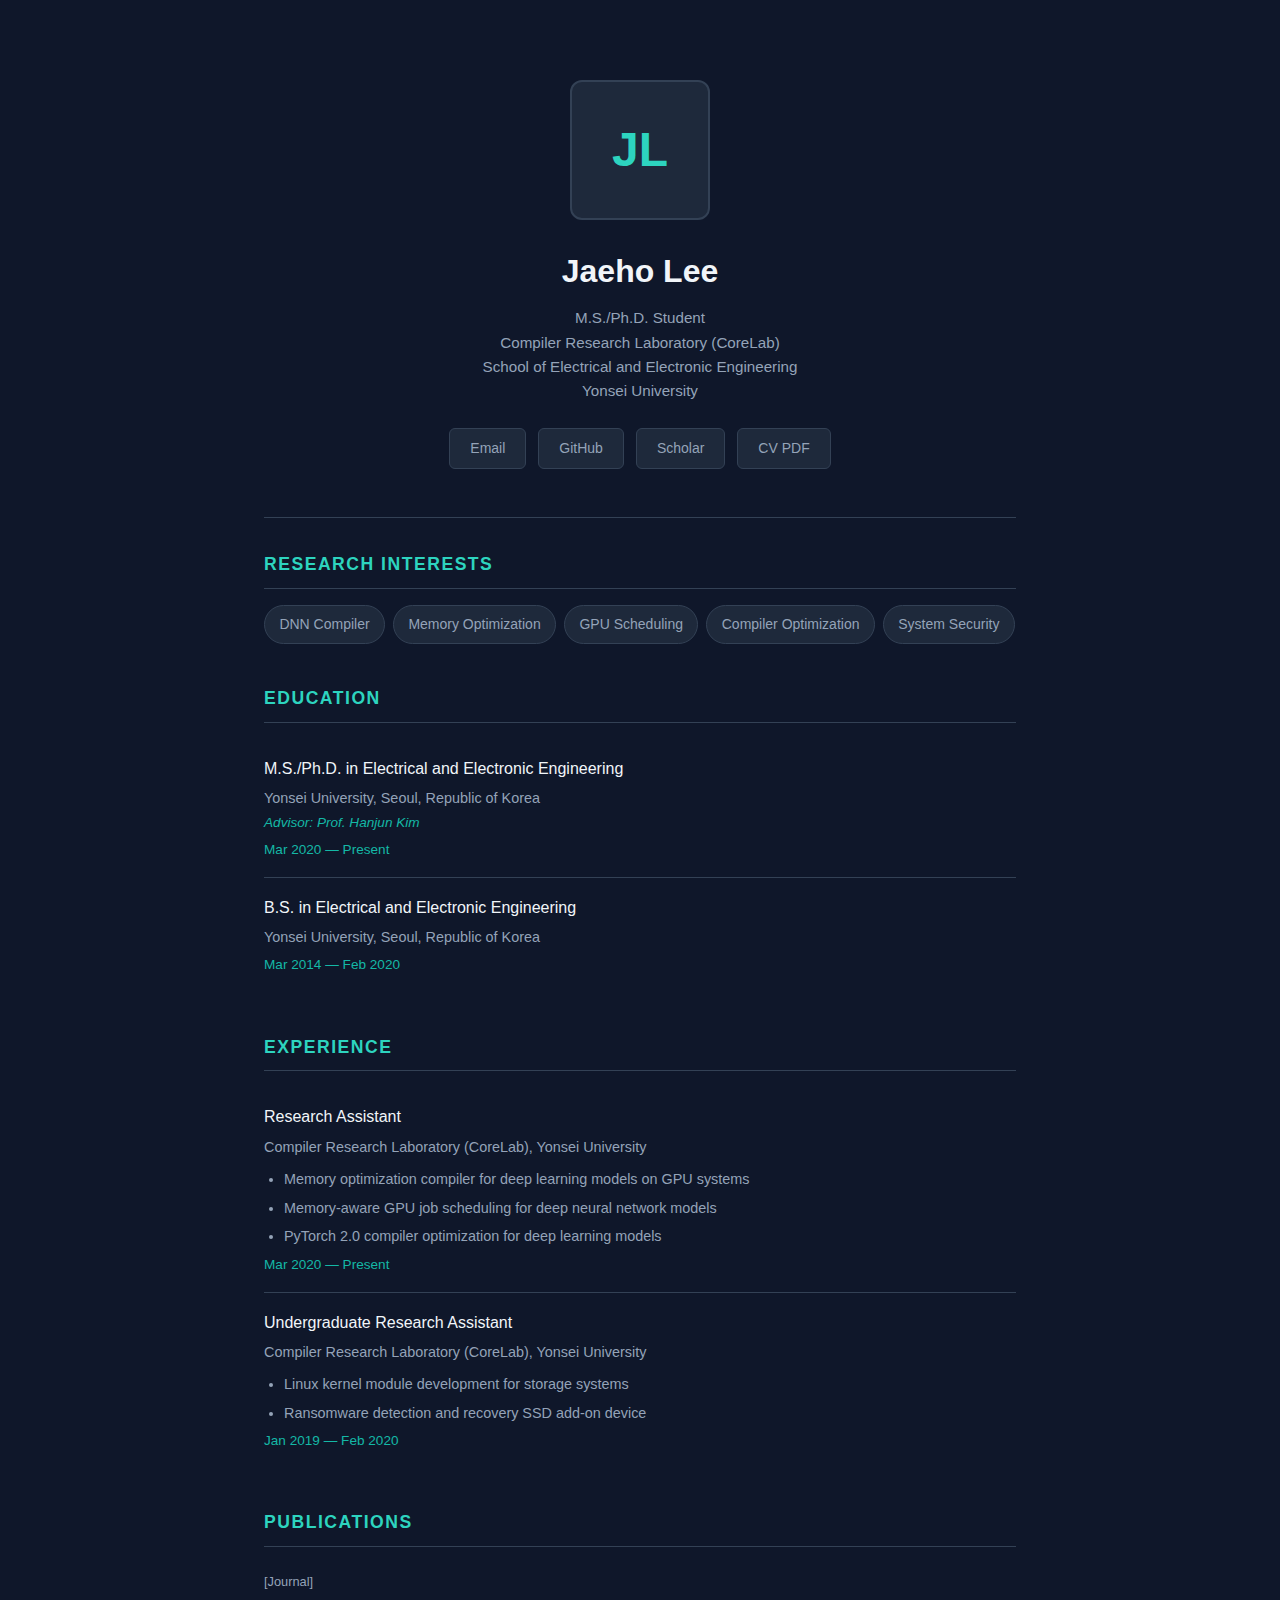
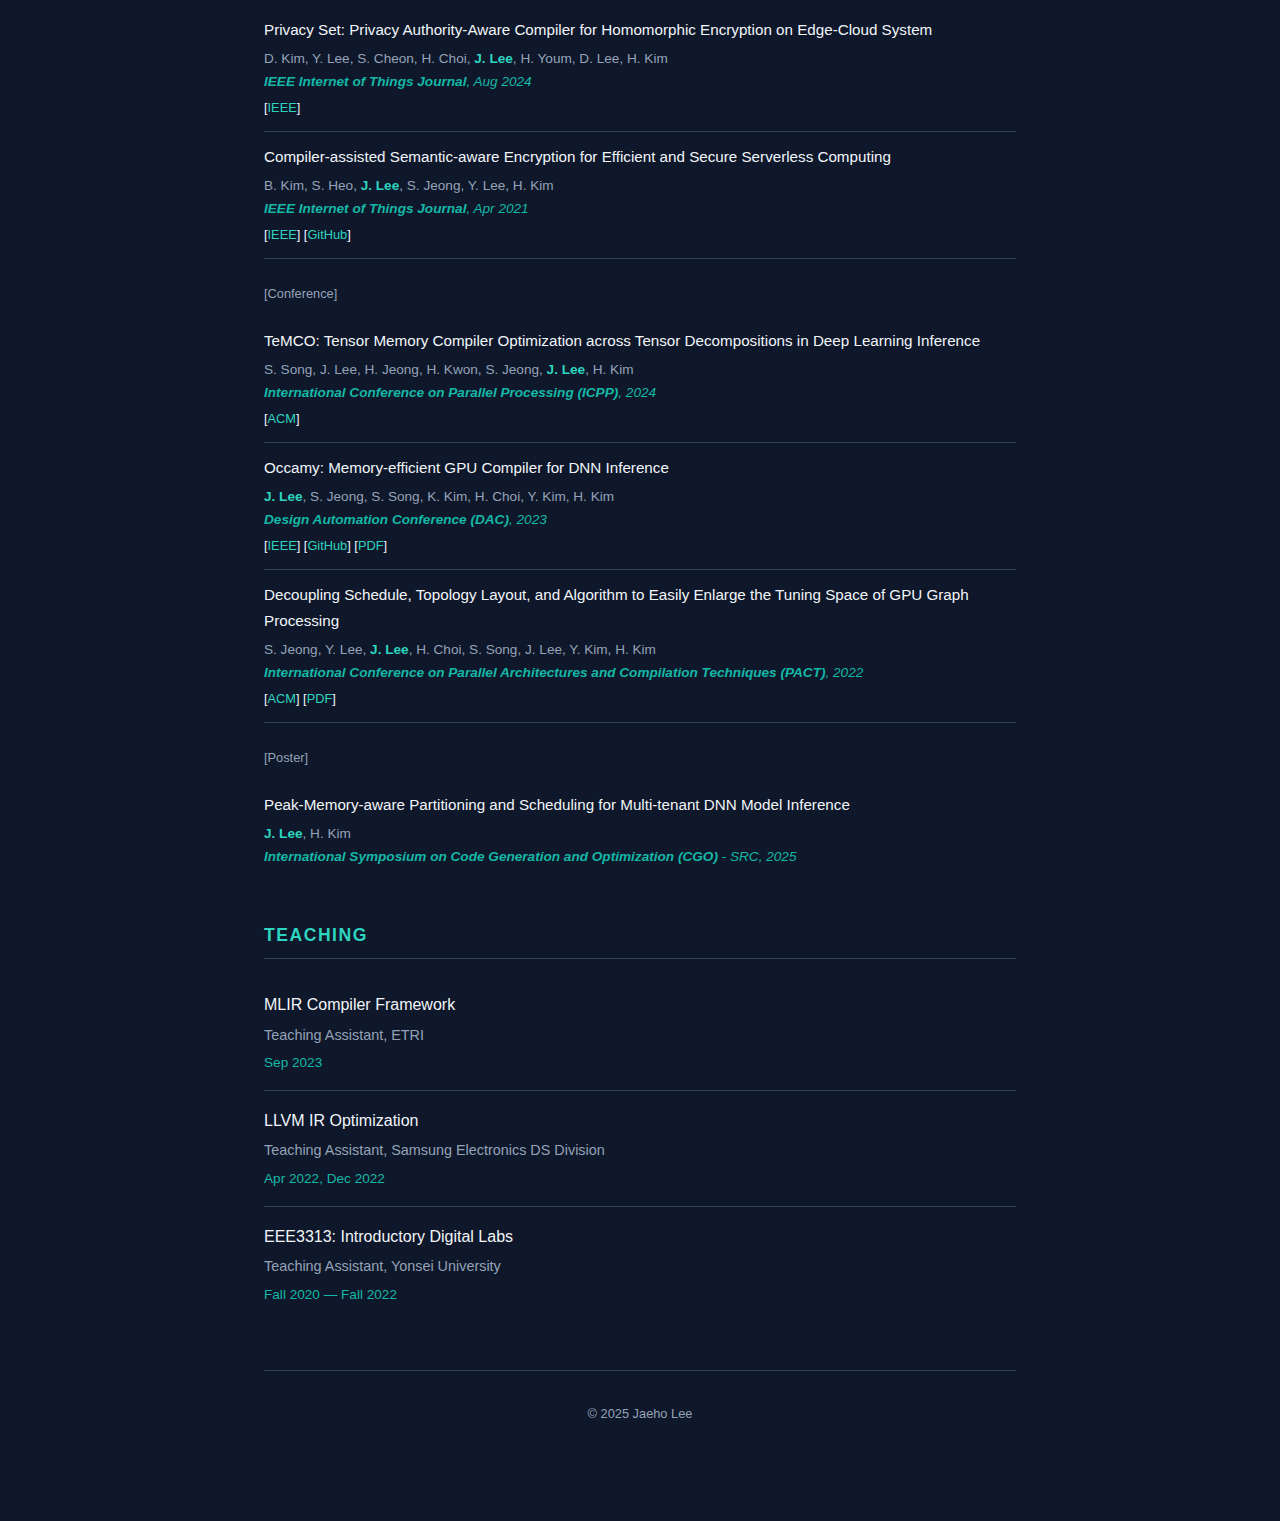
<file: index.html>
<!DOCTYPE html>
<html lang="en">
<head>
    <meta charset="UTF-8">
    <meta name="viewport" content="width=device-width, initial-scale=1.0">
    <meta name="description" content="Jaeho Lee - Ph.D. Student at CoreLab, Yonsei University">
    <title>Jaeho Lee | CoreLab @ Yonsei</title>
    <link rel="stylesheet" href="assets/css/style.css">
</head>
<body>
    <div class="container">
        <!-- Header -->
        <header class="header">
            <div class="profile-placeholder">JL</div>
            
            <h1>Jaeho Lee</h1>
            <p class="affiliation">
                M.S./Ph.D. Student<br>
                <a href="https://corelab.yonsei.ac.kr">Compiler Research Laboratory (CoreLab)</a><br>
                <a href="https://ee.yonsei.ac.kr">School of Electrical and Electronic Engineering</a><br>
                <a href="https://www.yonsei.ac.kr">Yonsei University</a>
            </p>
            
            <nav class="nav-buttons">
                <a href="mailto:jaeho@yonsei.ac.kr" class="nav-btn">Email</a>
                <a href="https://github.com/Zachary-Lee-Jaeho" class="nav-btn">GitHub</a>
                <a href="https://scholar.google.com" class="nav-btn">Scholar</a>
                <a href="http://corelab.or.kr/CV/jaeho-short.pdf" class="nav-btn">CV PDF</a>
            </nav>
        </header>

        <!-- Research Interests -->
        <section>
            <h2>Research Interests</h2>
            <div class="interest-list">
                <span class="interest-item">DNN Compiler</span>
                <span class="interest-item">Memory Optimization</span>
                <span class="interest-item">GPU Scheduling</span>
                <span class="interest-item">Compiler Optimization</span>
                <span class="interest-item">System Security</span>
            </div>
        </section>

        <!-- Education -->
        <section>
            <h2>Education</h2>
            
            <div class="entry">
                <p class="entry-title">M.S./Ph.D. in Electrical and Electronic Engineering</p>
                <p class="entry-subtitle">Yonsei University, Seoul, Republic of Korea</p>
                <p class="entry-meta">Advisor: Prof. Hanjun Kim</p>
                <p class="entry-date">Mar 2020 — Present</p>
            </div>
            
            <div class="entry">
                <p class="entry-title">B.S. in Electrical and Electronic Engineering</p>
                <p class="entry-subtitle">Yonsei University, Seoul, Republic of Korea</p>
                <p class="entry-date">Mar 2014 — Feb 2020</p>
            </div>
        </section>

        <!-- Experience -->
        <section>
            <h2>Experience</h2>
            
            <div class="entry">
                <p class="entry-title">Research Assistant</p>
                <p class="entry-subtitle">Compiler Research Laboratory (CoreLab), Yonsei University</p>
                <ul class="entry-list">
                    <li>Memory optimization compiler for deep learning models on GPU systems</li>
                    <li>Memory-aware GPU job scheduling for deep neural network models</li>
                    <li>PyTorch 2.0 compiler optimization for deep learning models</li>
                </ul>
                <p class="entry-date">Mar 2020 — Present</p>
            </div>
            
            <div class="entry">
                <p class="entry-title">Undergraduate Research Assistant</p>
                <p class="entry-subtitle">Compiler Research Laboratory (CoreLab), Yonsei University</p>
                <ul class="entry-list">
                    <li>Linux kernel module development for storage systems</li>
                    <li>Ransomware detection and recovery SSD add-on device</li>
                </ul>
                <p class="entry-date">Jan 2019 — Feb 2020</p>
            </div>
        </section>

        <!-- Publications -->
        <section>
            <h2>Publications</h2>
            
            <p class="pub-category">[Journal]</p>
            
            <div class="pub-item">
                <p class="pub-title">Privacy Set: Privacy Authority-Aware Compiler for Homomorphic Encryption on Edge-Cloud System</p>
                <p class="pub-authors">D. Kim, Y. Lee, S. Cheon, H. Choi, <strong>J. Lee</strong>, H. Youm, D. Lee, H. Kim</p>
                <p class="pub-venue"><strong>IEEE Internet of Things Journal</strong>, Aug 2024</p>
                <p class="pub-links">
                    [<a href="https://ieeexplore.ieee.org/document/10620682">IEEE</a>]
                </p>
            </div>
            
            <div class="pub-item">
                <p class="pub-title">Compiler-assisted Semantic-aware Encryption for Efficient and Secure Serverless Computing</p>
                <p class="pub-authors">B. Kim, S. Heo, <strong>J. Lee</strong>, S. Jeong, Y. Lee, H. Kim</p>
                <p class="pub-venue"><strong>IEEE Internet of Things Journal</strong>, Apr 2021</p>
                <p class="pub-links">
                    [<a href="https://doi.org/10.1109/JIOT.2020.3031550">IEEE</a>]
                    [<a href="https://github.com/corelab-src/selectivecrypt">GitHub</a>]
                </p>
            </div>
            
            <p class="pub-category">[Conference]</p>
            
            <div class="pub-item">
                <p class="pub-title">TeMCO: Tensor Memory Compiler Optimization across Tensor Decompositions in Deep Learning Inference</p>
                <p class="pub-authors">S. Song, J. Lee, H. Jeong, H. Kwon, S. Jeong, <strong>J. Lee</strong>, H. Kim</p>
                <p class="pub-venue"><strong>International Conference on Parallel Processing (ICPP)</strong>, 2024</p>
                <p class="pub-links">
                    [<a href="https://dl.acm.org/doi/10.1145/3673038.3673048">ACM</a>]
                </p>
            </div>
            
            <div class="pub-item">
                <p class="pub-title">Occamy: Memory-efficient GPU Compiler for DNN Inference</p>
                <p class="pub-authors"><strong>J. Lee</strong>, S. Jeong, S. Song, K. Kim, H. Choi, Y. Kim, H. Kim</p>
                <p class="pub-venue"><strong>Design Automation Conference (DAC)</strong>, 2023</p>
                <p class="pub-links">
                    [<a href="https://doi.org/10.1109/DAC56929.2023.10247839">IEEE</a>]
                    [<a href="https://github.com/corelab-src/occamy">GitHub</a>]
                    [<a href="http://corelab.or.kr/Pubs/dac23_occamy.pdf">PDF</a>]
                </p>
            </div>
            
            <div class="pub-item">
                <p class="pub-title">Decoupling Schedule, Topology Layout, and Algorithm to Easily Enlarge the Tuning Space of GPU Graph Processing</p>
                <p class="pub-authors">S. Jeong, Y. Lee, <strong>J. Lee</strong>, H. Choi, S. Song, J. Lee, Y. Kim, H. Kim</p>
                <p class="pub-venue"><strong>International Conference on Parallel Architectures and Compilation Techniques (PACT)</strong>, 2022</p>
                <p class="pub-links">
                    [<a href="https://doi.org/10.1145/3559009.3569686">ACM</a>]
                    [<a href="http://corelab.or.kr/Pubs/pact22_graphDSE.pdf">PDF</a>]
                </p>
            </div>
            
            <p class="pub-category">[Poster]</p>
            
            <div class="pub-item">
                <p class="pub-title">Peak-Memory-aware Partitioning and Scheduling for Multi-tenant DNN Model Inference</p>
                <p class="pub-authors"><strong>J. Lee</strong>, H. Kim</p>
                <p class="pub-venue"><strong>International Symposium on Code Generation and Optimization (CGO)</strong> - SRC, 2025</p>
            </div>
        </section>

        <!-- Teaching -->
        <section>
            <h2>Teaching</h2>
            
            <div class="entry">
                <p class="entry-title">MLIR Compiler Framework</p>
                <p class="entry-subtitle">Teaching Assistant, ETRI</p>
                <p class="entry-date">Sep 2023</p>
            </div>
            
            <div class="entry">
                <p class="entry-title">LLVM IR Optimization</p>
                <p class="entry-subtitle">Teaching Assistant, Samsung Electronics DS Division</p>
                <p class="entry-date">Apr 2022, Dec 2022</p>
            </div>
            
            <div class="entry">
                <p class="entry-title">EEE3313: Introductory Digital Labs</p>
                <p class="entry-subtitle">Teaching Assistant, Yonsei University</p>
                <p class="entry-date">Fall 2020 — Fall 2022</p>
            </div>
        </section>

        <!-- Footer -->
        <footer>
            © 2025 Jaeho Lee
        </footer>
    </div>
</body>
</html>
</file>
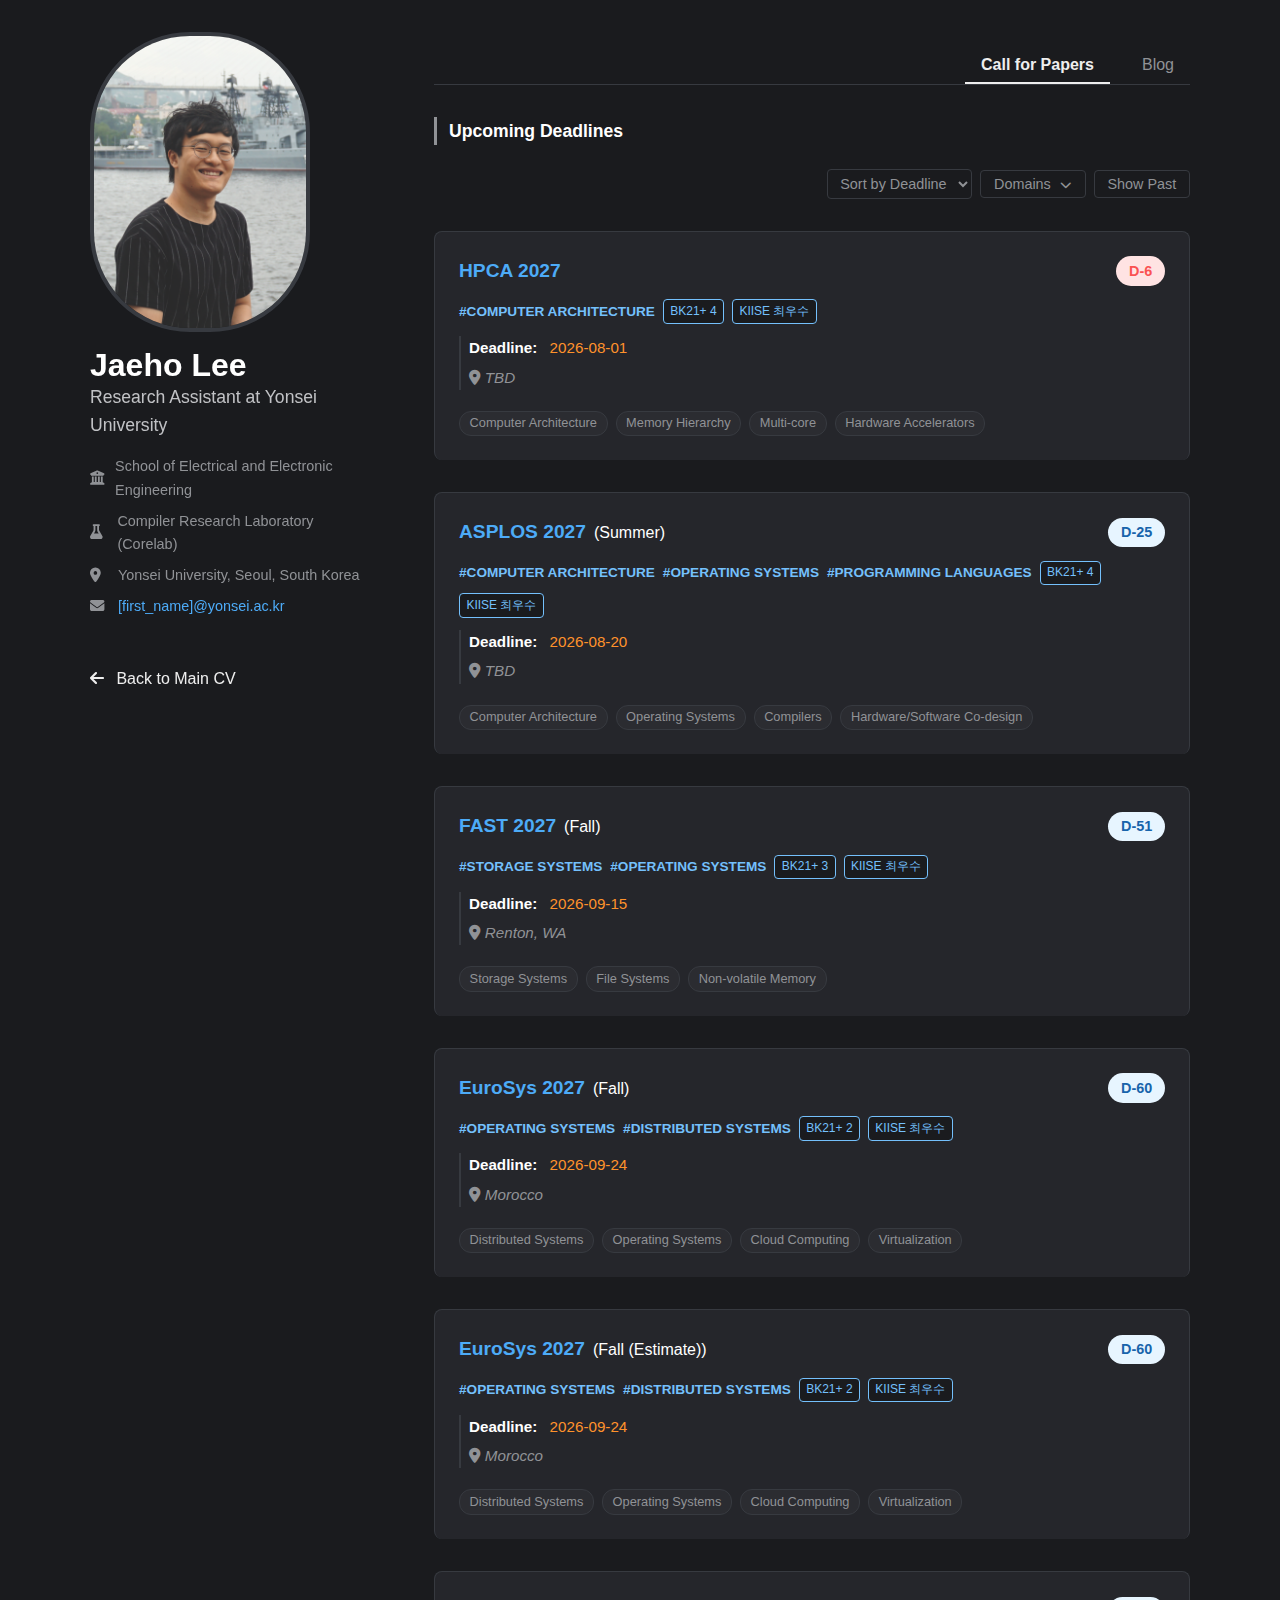
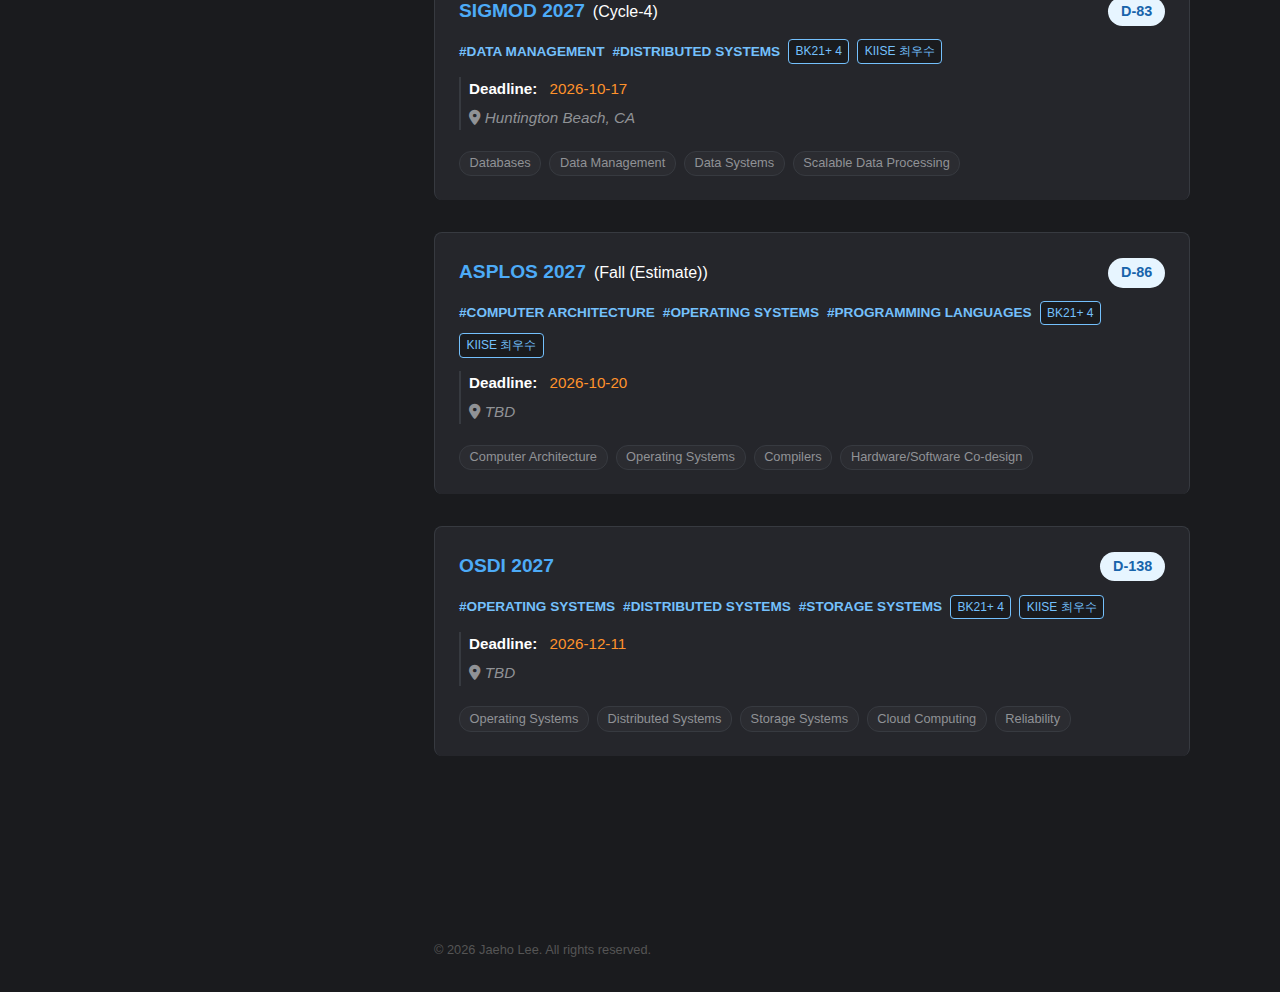
<file: misc.html>
<!DOCTYPE html>
<html lang="en">
<head>
    <meta charset="UTF-8">
    <meta name="viewport" content="width=device-width, initial-scale=1.0">
    <title>Jaeho Lee - Miscellaneous</title>
    <link rel="stylesheet" href="css/style.css">
    <link rel="stylesheet" href="https://cdnjs.cloudflare.com/ajax/libs/font-awesome/6.5.1/css/all.min.css">
    <style>html { scroll-behavior: smooth; }</style>
</head>
<body>
    <div class="container">
        <!-- Sidebar Container (Shared) -->
        <aside id="sidebar" class="sidebar">
            <!-- Content rendered by main.js -->
        </aside>

        <!-- Misc Content Container -->
        <main id="misc-main">
            <!-- Content rendered by main.js -->
        </main>
        
        <!-- Footer -->
        <footer style="grid-column: 2; margin-top: 4rem; color: #555; font-size: 0.8rem;">
            <p>© 2026 Jaeho Lee. All rights reserved.</p>
        </footer>
    </div>

    <!-- Main Logic Module -->
    <script type="module" src="js/misc/index.js"></script>
</body>
</html>
</file>
<file: assets/css/style.css>
/* ===== CV Stylesheet - Refined Themes ===== */

/*
 * 🎨 COLOR THEME OPTIONS
 * 사용할 테마의 :root 주석을 해제하세요
 */

/* ========================================
   THEME A: TEAL (틸 - 차분한 청록) ✓ ACTIVE
   배경과 자연스럽게 어우러지는 청록색
   ======================================== */
:root {
    --bg-primary: #0f172a;
    --bg-card: #1e293b;
    --text-primary: #f1f5f9;
    --text-secondary: #94a3b8;
    --accent: #2dd4bf;
    --accent-dim: #14b8a6;
    --border: #334155;
}

/* ========================================
   THEME B: SLATE BLUE (슬레이트 블루 - 무채색 톤)
   모노톤에 가까운 은은한 블루
   ======================================== */
/*
:root {
    --bg-primary: #0f172a;
    --bg-card: #1e293b;
    --text-primary: #f1f5f9;
    --text-secondary: #94a3b8;
    --accent: #94a3b8;
    --accent-dim: #64748b;
    --border: #334155;
}
*/

/* ========================================
   THEME C: SAGE (세이지 - 부드러운 올리브)
   은은하고 자연스러운 올리브그린
   ======================================== */
/*
:root {
    --bg-primary: #1a1f1c;
    --bg-card: #252b27;
    --text-primary: #e8ebe9;
    --text-secondary: #9ca39f;
    --accent: #a3b899;
    --accent-dim: #7d8f72;
    --border: #3a423c;
}
*/

/* ========================================
   THEME D: COPPER (코퍼 - 따뜻한 구리색)
   고급스럽고 따뜻한 느낌
   ======================================== */
/*
:root {
    --bg-primary: #1c1917;
    --bg-card: #292524;
    --text-primary: #fafaf9;
    --text-secondary: #a8a29e;
    --accent: #d4a574;
    --accent-dim: #b8956a;
    --border: #44403c;
}
*/

/* ===== Base Styles ===== */
* {
    margin: 0;
    padding: 0;
    box-sizing: border-box;
}

html {
    font-size: 16px;
    scroll-behavior: smooth;
}

body {
    font-family: -apple-system, BlinkMacSystemFont, 'Segoe UI', Roboto, sans-serif;
    background: var(--bg-primary);
    color: var(--text-primary);
    line-height: 1.7;
    min-height: 100vh;
}

a {
    color: var(--accent);
    text-decoration: none;
    transition: opacity 0.2s;
}

a:hover {
    opacity: 0.8;
}

/* ===== Container ===== */
.container {
    max-width: 800px;
    margin: 0 auto;
    padding: 2rem 1.5rem 4rem;
}

/* ===== Header ===== */
.header {
    text-align: center;
    padding: 3rem 0;
    border-bottom: 1px solid var(--border);
    margin-bottom: 2rem;
}

.profile-photo {
    width: 140px;
    height: 140px;
    border-radius: 12px;
    object-fit: cover;
    margin-bottom: 1.5rem;
    border: 2px solid var(--border);
}

.profile-placeholder {
    width: 140px;
    height: 140px;
    border-radius: 12px;
    background: var(--bg-card);
    border: 2px solid var(--border);
    display: inline-flex;
    align-items: center;
    justify-content: center;
    font-size: 3rem;
    font-weight: 600;
    color: var(--accent);
    margin-bottom: 1.5rem;
}

h1 {
    font-size: 2rem;
    font-weight: 600;
    margin-bottom: 0.5rem;
}

.affiliation {
    color: var(--text-secondary);
    font-size: 0.95rem;
    line-height: 1.6;
}

.affiliation a {
    color: var(--text-secondary);
}

.affiliation a:hover {
    color: var(--accent);
}

/* Nav */
.nav-buttons {
    display: flex;
    justify-content: center;
    flex-wrap: wrap;
    gap: 0.75rem;
    margin-top: 1.5rem;
}

.nav-btn {
    padding: 0.5rem 1.25rem;
    background: var(--bg-card);
    border: 1px solid var(--border);
    border-radius: 6px;
    color: var(--text-secondary);
    font-size: 0.875rem;
    transition: all 0.2s;
}

.nav-btn:hover {
    border-color: var(--accent);
    color: var(--accent);
}

/* ===== Sections ===== */
section {
    margin-bottom: 2.5rem;
}

h2 {
    font-size: 1.1rem;
    font-weight: 600;
    text-transform: uppercase;
    letter-spacing: 1.5px;
    color: var(--accent);
    margin-bottom: 1rem;
    padding-bottom: 0.5rem;
    border-bottom: 1px solid var(--border);
}

/* ===== Interest Tags ===== */
.interest-list {
    display: flex;
    flex-wrap: wrap;
    gap: 0.5rem;
}

.interest-item {
    padding: 0.4rem 0.9rem;
    background: var(--bg-card);
    border: 1px solid var(--border);
    border-radius: 20px;
    font-size: 0.875rem;
    color: var(--text-secondary);
}

/* ===== Entry Items ===== */
.entry {
    padding: 1rem 0;
    border-bottom: 1px solid var(--border);
}

.entry:last-child {
    border-bottom: none;
}

.entry-title {
    font-weight: 500;
    margin-bottom: 0.25rem;
}

.entry-subtitle {
    color: var(--text-secondary);
    font-size: 0.9rem;
}

.entry-meta {
    color: var(--accent-dim);
    font-size: 0.85rem;
    font-style: italic;
}

.entry-date {
    color: var(--accent-dim);
    font-size: 0.85rem;
    margin-top: 0.25rem;
}

.entry-list {
    margin: 0.5rem 0 0 1.25rem;
    color: var(--text-secondary);
    font-size: 0.9rem;
}

.entry-list li {
    margin-bottom: 0.25rem;
}

/* ===== Publications ===== */
.pub-category {
    font-size: 0.8rem;
    color: var(--text-secondary);
    margin: 1.5rem 0 0.75rem;
    font-weight: 500;
}

.pub-item {
    padding: 0.75rem 0;
    border-bottom: 1px solid var(--border);
}

.pub-item:last-child {
    border-bottom: none;
}

.pub-title {
    font-size: 0.95rem;
    color: var(--text-primary);
    font-weight: 500;
    margin-bottom: 0.25rem;
}

.pub-authors {
    font-size: 0.85rem;
    color: var(--text-secondary);
}

.pub-authors strong {
    color: var(--accent);
}

.pub-venue {
    font-size: 0.85rem;
    color: var(--accent-dim);
    font-style: italic;
}

.pub-links {
    font-size: 0.8rem;
    margin-top: 0.25rem;
}

/* ===== Footer ===== */
footer {
    text-align: center;
    padding: 2rem 0;
    margin-top: 3rem;
    border-top: 1px solid var(--border);
    color: var(--text-secondary);
    font-size: 0.8rem;
}

/* ===== Responsive ===== */
@media (max-width: 600px) {
    .container {
        padding: 1.5rem 1rem;
    }
    
    h1 {
        font-size: 1.5rem;
    }
    
    .profile-placeholder,
    .profile-photo {
        width: 100px;
        height: 100px;
        font-size: 2rem;
    }
    
    .nav-buttons {
        gap: 0.5rem;
    }
    
    .nav-btn {
        padding: 0.4rem 1rem;
        font-size: 0.8rem;
    }
}
</file>
<file: css/style.css>
/* Reset & Base */
:root {
  --bg-color: #1a1b1e;
  --card-bg: #25262b;
  --text-primary: #c1c2c5;
  --text-secondary: #909296;
  --text-heading: #ffffff;
  --accent: #eee;
  --border: #373a40;
  --spacing-unit: 1rem;
  --container-width: 800px;
}

* {
  box-sizing: border-box;
  margin: 0;
  padding: 0;
}

body {
  font-family: -apple-system, BlinkMacSystemFont, "Segoe UI", Roboto, Helvetica, Arial, sans-serif;
  background-color: var(--bg-color);
  color: var(--text-primary);
  line-height: 1.6;
  font-size: 16px;
  padding: 2rem 1rem;
}

a {
  color: #4dabf7;
  text-decoration: none;
  transition: color 0.2s;
}

a:hover {
  color: #74c0fc;
  text-decoration: underline;
}

/* Layout */
.container {
  max-width: 1100px; /* Increased to accommodate sidebar */
  margin: 0 auto;
  display: grid;
  grid-template-columns: 280px 1fr;
  gap: 4rem;
  align-items: start;
}

/* Sidebar */
.sidebar {
  position: sticky;
  top: 2rem;
  display: flex;
  flex-direction: column;
  gap: 2rem;
  max-height: calc(100vh - 4rem);
  overflow-y: auto;
  /* Hide scrollbar for cleaner look */
  scrollbar-width: none; 
}
.sidebar::-webkit-scrollbar { 
  display: none; 
}

/* Profile within Sidebar */
.profile-section {
  display: flex;
  flex-direction: column;
  gap: 1rem;
}

.profile-img {
  width: 100%;
  max-width: 220px;
  height: 300px; /* Adjusted for sidebar ratio */
  border-radius: 100px;
  object-fit: cover;
  border: 4px solid var(--border);
  align-self: flex-start;
}

.profile-name {
  font-size: 2rem;
  font-weight: 800;
  color: var(--text-heading);
  line-height: 1.1;
}

.profile-role {
  font-size: 1.1rem;
  color: var(--text-primary);
  font-weight: 500;
}

.contact-info {
  display: flex;
  flex-direction: column;
  gap: 0.5rem;
  font-size: 0.9rem;
  color: var(--text-secondary);
}

.contact-item {
  display: flex;
  align-items: center;
  gap: 0.5rem;
}

/* Navigation */
.nav-menu {
  display: flex;
  flex-direction: column;
  gap: 0.8rem;
  margin-top: 1rem;
}

.nav-link {
  color: var(--text-secondary);
  font-weight: 500;
  font-size: 1rem;
  transition: all 0.2s;
}

.nav-link:hover {
  color: var(--text-heading);
  transform: translateX(5px);
  text-decoration: none;
}

/* Main Content */
main {
  padding-top: 0;
  min-width: 0; /* Prevent grid blowout */
}

/* Responsive */
@media (max-width: 850px) {
  .container {
    display: flex;
    flex-direction: column;
    gap: 3rem;
  }
  
  .sidebar {
    width: 100%;
    position: static;
    max-height: none;
    border-bottom: 1px solid var(--border);
    padding-bottom: 2rem;
  }
  
  .profile-section {
    align-items: center;
    text-align: center;
  }

  .profile-img {
    align-self: center;
    max-width: 200px;
    height: 260px;
  }

  .contact-info {
    align-items: center;
  }

  .nav-menu {
    display: none;
  }
}

/* Sections */
section {
  margin-bottom: 3.5rem;
}

h2 {
  font-size: 1.5rem;
  color: var(--text-heading);
  margin-bottom: 1.5rem;
  padding-bottom: 0.5rem;
  border-bottom: 1px solid var(--border);
}

/* Items (Experience, Education) */
.item {
  margin-bottom: 2rem;
}

.item-header {
  display: flex;
  justify-content: space-between;
  align-items: baseline;
  flex-wrap: wrap;
  gap: 0.5rem;
  margin-bottom: 0.25rem;
}

.item-title {
  font-size: 1.1rem;
  font-weight: 700;
  color: var(--text-heading);
}

.item-subtitle {
  color: var(--text-primary);
}

.item-meta {
  font-size: 0.9rem;
  color: var(--text-secondary);
  background: var(--card-bg);
  padding: 0.2rem 0.6rem;
  border-radius: 4px;
}

.item-details {
  margin-top: 0.5rem;
  color: var(--text-secondary);
  font-size: 0.95rem;
}

ul.details-list {
  list-style-type: none;
  padding-left: 0;
}

ul.details-list li {
  position: relative;
  padding-left: 1.2rem;
  margin-bottom: 0.3rem;
}

ul.details-list li::before {
  content: "•";
  position: absolute;
  left: 0;
  color: var(--text-secondary);
}

.location {
  font-size: 0.85rem;
  color: var(--text-secondary);
  font-style: italic;
  margin-bottom: 0.5rem;
}

/* Publications Structured */
.publication-group {
  margin-bottom: 3rem;
}

.publication-group h3 {
  font-size: 1.1rem;
  color: var(--text-heading);
  margin-bottom: 1.5rem;
  font-weight: 600;
  border-left: 3px solid var(--text-secondary);
  padding-left: 0.75rem;
}

.pub-list {
  display: flex;
  flex-direction: column;
  gap: 2rem;
}

.pub-item {
  display: flex;
  flex-direction: column;
  gap: 0.35rem;
  padding: 1rem;
  border-radius: 8px;
}

/* Interactive styles only for Journal and Conference */
.pub-item.type-journal,
.pub-item.type-conf {
  transition: background-color 0.2s ease;
  cursor: pointer;
}

.pub-item.type-journal:hover,
.pub-item.type-conf:hover {
  background-color: rgba(255, 255, 255, 0.03);
}

.pub-item.type-journal:hover .pub-title,
.pub-item.type-conf:hover .pub-title {
  text-decoration: underline;
  text-decoration-thickness: 2px;
  text-underline-offset: 4px;
}

.pub-title {
  font-size: 1.05rem;
  font-weight: 700;
  color: #fff;
  line-height: 1.4;
}

.pub-authors {
  font-size: 0.95rem;
  color: var(--text-primary);
}

.pub-authors strong {
  color: #fff;
  text-decoration: underline;
  text-decoration-color: #555;
  text-underline-offset: 3px;
}

.pub-venue {
  font-size: 0.9rem;
  color: #a5d8ff; /* Light blue for venue */
  font-style: italic;
}

.pub-note {
  font-size: 0.85rem;
  color: #ffc9c9; /* Light red/orange for notes/IF */
  font-weight: 500;
  display: inline-block;
}

.divider {
  border-top: 1px dashed var(--border);
  margin: 2rem 0;
}

/* Responsive */
@media (max-width: 600px) {
  header {
    flex-direction: column;
    align-items: center;
    text-align: center;
    gap: 1.5rem;
  }
  
  .contact-info {
    align-items: center;
  }
  
  .item-header {
    flex-direction: column;
    align-items: flex-start;
  }
}

/* Modal Styles */
.modal-overlay {
  display: none;
  position: fixed;
  top: 0;
  left: 0;
  width: 100%;
  height: 100%;
  background-color: rgba(0, 0, 0, 0.7);
  z-index: 99999;
  justify-content: center;
  align-items: center;
  backdrop-filter: blur(5px);
  opacity: 0;
  transition: opacity 0.3s ease;
}

.modal-overlay.active {
  display: flex;
  opacity: 1;
}

.modal-content {
  background-color: var(--bg-card);
  width: 90%;
  max-width: 850px;
  max-height: 80vh;
  border-radius: 12px;
  border: 1px solid var(--border);
  box-shadow: 0 10px 30px rgba(0, 0, 0, 0.5);
  display: flex;
  flex-direction: column;
  position: relative;
  overflow: hidden;
}

.modal-header {
  padding: 1.5rem;
  border-bottom: 1px solid var(--border);
  display: flex;
  justify-content: space-between;
  align-items: flex-start;
  background-color: rgba(0, 0, 0, 0.2);
}

.modal-title {
  font-size: 1.2rem;
  font-weight: 700;
  color: var(--text-heading);
  line-height: 1.4;
  margin-right: 1.5rem;
}

.modal-close {
  background: none;
  border: none;
  color: var(--text-secondary);
  font-size: 1.5rem;
  cursor: pointer;
  padding: 0.2rem;
  line-height: 1;
  transition: color 0.2s;
}

.modal-close:hover {
  color: var(--text-heading);
}

.modal-body {
  padding: 1.5rem;
  overflow-y: auto;
  color: var(--text-primary);
  line-height: 1.7;
}

.modal-meta {
  margin-bottom: 1.5rem;
  font-size: 0.95rem;
  color: var(--text-secondary);
  border-left: 3px solid var(--accent);
  padding-left: 1rem;
}

.modal-abstract {
  margin-bottom: 1.5rem;
}

.modal-abstract h4 {
  color: var(--text-heading);
  font-size: 1rem;
  margin-bottom: 0.5rem;
}

.modal-links {
  display: flex;
  gap: 1rem;
  margin-top: 1rem;
}

.modal-link-btn {
  display: inline-flex;
  align-items: center;
  gap: 0.5rem;
  padding: 0.5rem 1rem;
  background-color: rgba(255, 255, 255, 0.1);
  border-radius: 6px;
  color: var(--text-heading);
  text-decoration: none;
  font-size: 0.9rem;
  font-weight: 500;
  transition: background-color 0.2s;
}

.modal-link-btn:hover {
  background-color: var(--accent);
  text-decoration: none;
  color: #000;
}

/* --- Tabs --- */
.tabs-container {
  margin-top: 1rem;
}

.tabs-header {
  display: flex;
  gap: 1rem;
  border-bottom: 1px solid var(--border);
  margin-bottom: 1rem;
}

.tab-button {
  background: none;
  border: none;
  padding: 0.5rem 1rem;
  font-family: inherit;
  font-size: 1rem;
  color: var(--text-secondary);
  cursor: pointer;
  border-bottom: 2px solid transparent;
  transition: all 0.2s;
}

.tab-button:hover {
  color: var(--text-heading);
}

.tab-button.active {
  color: var(--accent);
  border-bottom-color: var(--accent);
  font-weight: 600;
}

.tab-content {
  display: none;
  animation: fadeIn 0.3s ease;
}

.tab-content.active {
  display: block;
}

#cfp-list {
    list-style: none;
    padding: 0;
}

#cfp-list li {
    padding: 0;
    border-bottom: none;
    margin-bottom: 2rem;
}

/* CFP Controls */
.cfp-controls {
    display: flex;
    justify-content: flex-end;
    gap: 0.5rem;
    margin-bottom: 2rem;
    align-items: center;
}

.cfp-select {
    background-color: transparent;
    border: 1px solid var(--border);
    color: var(--text-secondary);
    padding: 0.3rem 0.5rem;
    border-radius: 4px;
    font-size: 0.9rem;
    cursor: pointer;
}

.cfp-toggle-btn {
    background-color: transparent;
    border: 1px solid var(--border);
    color: var(--text-secondary);
    padding: 0.3rem 0.8rem;
    border-radius: 4px;
    font-size: 0.9rem;
    cursor: pointer;
    transition: all 0.2s;
}

.cfp-toggle-btn:hover, .cfp-toggle-btn.active {
    background-color: rgba(255, 255, 255, 0.1);
    color: var(--text-heading);
    border-color: var(--text-secondary);
}

/* CFP Card Item */
.pub-item.cfp-card {
    background-color: var(--card-bg);
    border: 1px solid var(--border);
    border-radius: 8px;
    padding: 1.5rem !important; /* Force padding to override reset */
    display: flex;
    flex-direction: column;
    gap: 0.8rem;
    transition: transform 0.2s, box-shadow 0.2s;
}

.pub-item.cfp-card:hover {
    transform: translateY(-2px);
    box-shadow: 0 4px 12px rgba(0, 0, 0, 0.2);
    background-color: #2c2e33;
}

/* Row 1: Header (Name, Cycle, D-Day) */
.pub-header-row {
    display: flex;
    justify-content: space-between;
    align-items: center;
    flex-wrap: wrap;
    gap: 0.5rem;
}

.conference-name {
    font-size: 1.2rem;
    font-weight: 700;
    color: #4dabf7; /* Accent Blue */
    text-decoration: none;
}
.conference-name:hover {
    text-decoration: underline;
}

.conference-cycle {
    font-size: 1rem;
    color: var(--text-heading);
    margin-left: 0.5rem;
}

.d-day-badge {
    background-color: #e7f5ff;
    color: #1864ab;
    padding: 0.2rem 0.8rem;
    border-radius: 20px;
    font-weight: 700;
    font-size: 0.9rem;
    white-space: nowrap;
}

.d-day-badge.urgent {
    background-color: #ffe3e3;
    color: #fa5252; /* Softer Red */
}

/* Row 2: Tags & Badges */
.pub-tags-row {
    display: flex;
    flex-wrap: wrap;
    gap: 0.5rem;
    align-items: center;
}

.tag-hashtag {
    color: #74c0fc; /* Soft Blue */
    font-weight: 600;
    font-size: 0.85rem;
    text-transform: uppercase;
}

.badge-bk21 {
    background-color: #1a1b1e;
    border: 1px solid #74c0fc;
    color: #74c0fc;
    font-size: 0.75rem;
    padding: 0.1rem 0.4rem;
    border-radius: 4px;
}

.badge-kiise {
    background-color: #1a1b1e;
    border: 1px solid #74c0fc;
    color: #74c0fc;
    font-size: 0.75rem;
    padding: 0.1rem 0.4rem;
    border-radius: 4px;
}

/* Row 3: Details (Deadline, Location) */
.pub-details-row {
    font-size: 0.95rem;
    color: var(--text-primary);
    display: flex;
    flex-direction: column;
    gap: 0.3rem;
    padding-left: 0.5rem;
    border-left: 2px solid var(--border);
}

.detail-label {
    font-weight: 600;
    color: var(--text-heading);
    margin-right: 0.5rem;
}

.detail-value {
    color: #ff922b; /* Orange for dates */
    font-weight: 500;
}

.detail-location {
    font-style: italic;
    color: var(--text-secondary);
}

/* Row 4: Keywords */
.pub-keywords-row {
    display: flex;
    flex-wrap: wrap;
    gap: 0.5rem;
    margin-top: 0.5rem;
}

.keyword-pill {
    font-size: 0.8rem;
    color: var(--text-secondary);
    border: 1px solid var(--border);
    padding: 0.1rem 0.6rem;
    border-radius: 12px;
    background-color: rgba(255, 255, 255, 0.03);
}


/* Dropdown Styles for DOMAIN Filter */
.cfp-dropdown-container {
    position: relative;
    display: inline-block;
}

.cfp-dropdown-menu {
    position: absolute;
    top: 100%;
    left: 0;
    margin-top: 0.5rem;
    background-color: #25262b;
    border: 1px solid var(--border);
    border-radius: 8px;
    box-shadow: 0 4px 12px rgba(0, 0, 0, 0.4);
    width: 300px;
    z-index: 1000;
    display: none;
    padding: 0.5rem;
}

.cfp-dropdown-menu.active {
    display: flex;
    flex-direction: column;
}

.cfp-dropdown-header {
    display: flex;
    justify-content: space-between;
    align-items: center;
    padding: 0.5rem;
    border-bottom: 1px solid var(--border);
    margin-bottom: 0.5rem;
}

.cfp-logic-group {
    display: flex;
    gap: 0.5rem;
    align-items: center;
}

.cfp-logic-btn {
    background: none;
    border: 1px solid var(--border);
    color: var(--text-secondary);
    padding: 0.2rem 0.6rem;
    border-radius: 4px;
    cursor: pointer;
    font-size: 0.8rem;
    transition: all 0.2s;
}

.cfp-logic-btn.active {
    background-color: var(--accent);
    color: white; /* Contrast text */
    border-color: var(--accent);
}

.cfp-dropdown-list {
    max-height: 300px;
    overflow-y: auto;
    display: flex;
    flex-direction: column;
    gap: 0.3rem;
    padding: 0.5rem;
}

.dropdown-item {
    display: flex;
    align-items: center;
    gap: 0.5rem;
    color: var(--text-primary);
    font-size: 0.9rem;
    cursor: pointer;
    padding: 0.2rem 0.4rem;
    border-radius: 4px;
}

.dropdown-item:hover {
    background-color: rgba(255, 255, 255, 0.05);
}

.dropdown-item input[type="checkbox"] {
    accent-color: var(--accent);
    width: 16px;
    height: 16px;
    cursor: pointer;
}

/* Custom Scrollbar for Dropdown */
.cfp-dropdown-list::-webkit-scrollbar {
    width: 8px;
}
.cfp-dropdown-list::-webkit-scrollbar-track {
    background: #1a1b1e; 
}
.cfp-dropdown-list::-webkit-scrollbar-thumb {
    background: #373a40; 
    border-radius: 4px;
}
.cfp-dropdown-list::-webkit-scrollbar-thumb:hover {
    background: #5c5f66; 
}

/* --- New CFP Domain Filter Styles (Tag Cloud) --- */

.cfp-controls-wrapper {
    display: flex;
    flex-direction: column;
    gap: 1rem;
    margin-bottom: 2rem;
}

/* Override original controls margin because wrapper handles it */
.cfp-controls {
    margin-bottom: 0 !important; 
}

.cfp-filter-panel {
    background-color: var(--card-bg);
    border: 1px solid var(--border);
    border-radius: 8px;
    padding: 1rem;
    animation: fadeIn 0.2s ease-out;
}

.filter-panel-header {
    display: flex;
    align-items: center;
    gap: 1rem;
    margin-bottom: 1rem;
    padding-bottom: 0.5rem;
    border-bottom: 1px solid var(--border);
}

.filter-label {
    color: var(--text-secondary);
    font-size: 0.9rem;
    font-weight: 600;
}

.cfp-logic-toggle {
    display: flex;
    background-color: #1a1b1e;
    border-radius: 4px;
    border: 1px solid var(--border);
    overflow: hidden;
}

.logic-btn {
    background: none;
    border: none;
    color: var(--text-secondary);
    padding: 0.25rem 0.8rem;
    font-size: 0.85rem;
    cursor: pointer;
    transition: all 0.2s;
}

.logic-btn.active {
    background-color: var(--accent);
    color: #1a1b1e; /* Dark text on light accent */
    /* font-weight: 600; removed to prevent jitter */
}

.filter-tags-container {
    display: flex;
    flex-wrap: wrap;
    gap: 0.5rem;
}

.cfp-filter-pill {
    background-color: transparent;
    border: 1px solid var(--border);
    color: var(--text-primary);
    padding: 0.4rem 0.8rem;
    border-radius: 20px;
    font-size: 0.85rem;
    cursor: pointer;
    transition: all 0.2s;
}

.cfp-filter-pill:hover {
    background-color: rgba(255, 255, 255, 0.05);
    border-color: var(--text-secondary);
}

.cfp-filter-pill.active {
    background-color: rgba(77, 171, 247, 0.15); /* Soft Blue Tint */
    border-color: #74c0fc;
    color: #74c0fc;
    /* font-weight: 600; removed to prevent jitter */
}

@keyframes fadeIn {
    from { opacity: 0; transform: translateY(-5px); }
    to { opacity: 1; transform: translateY(0); }
}
</file>
